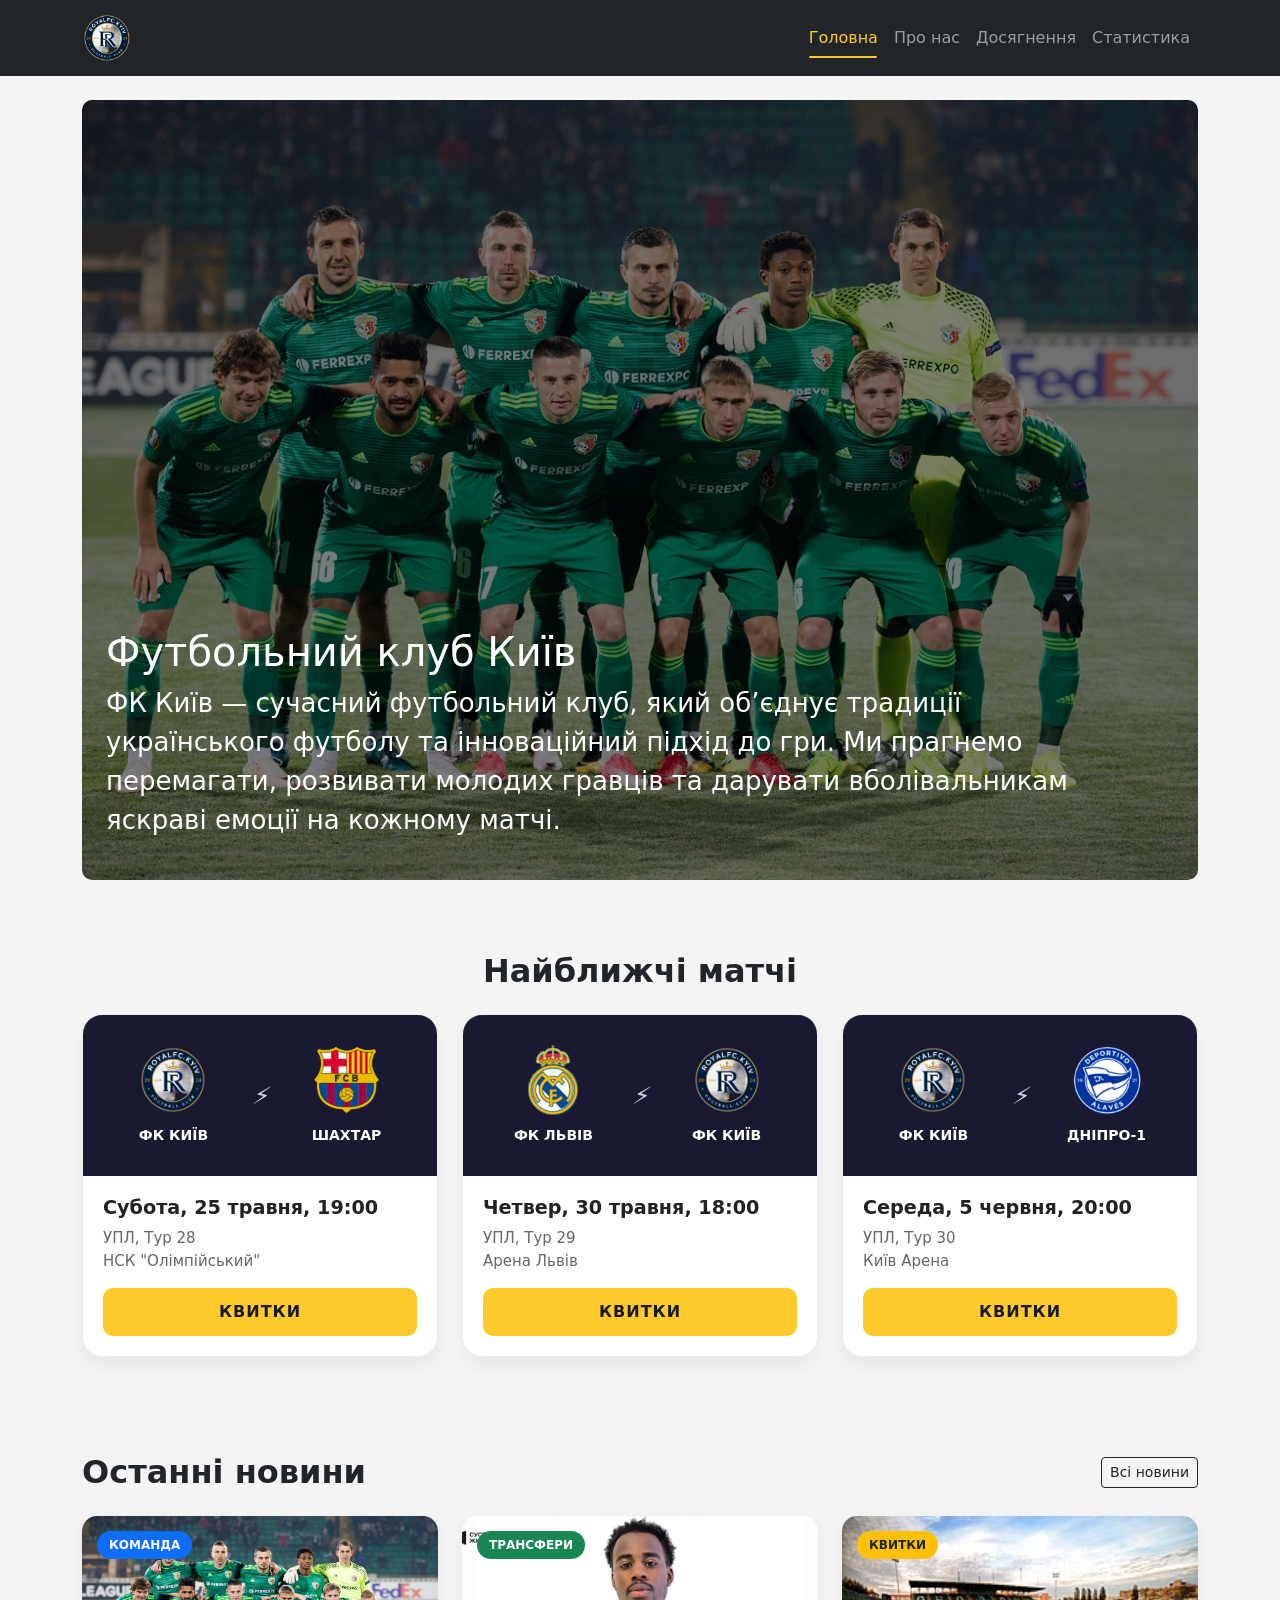
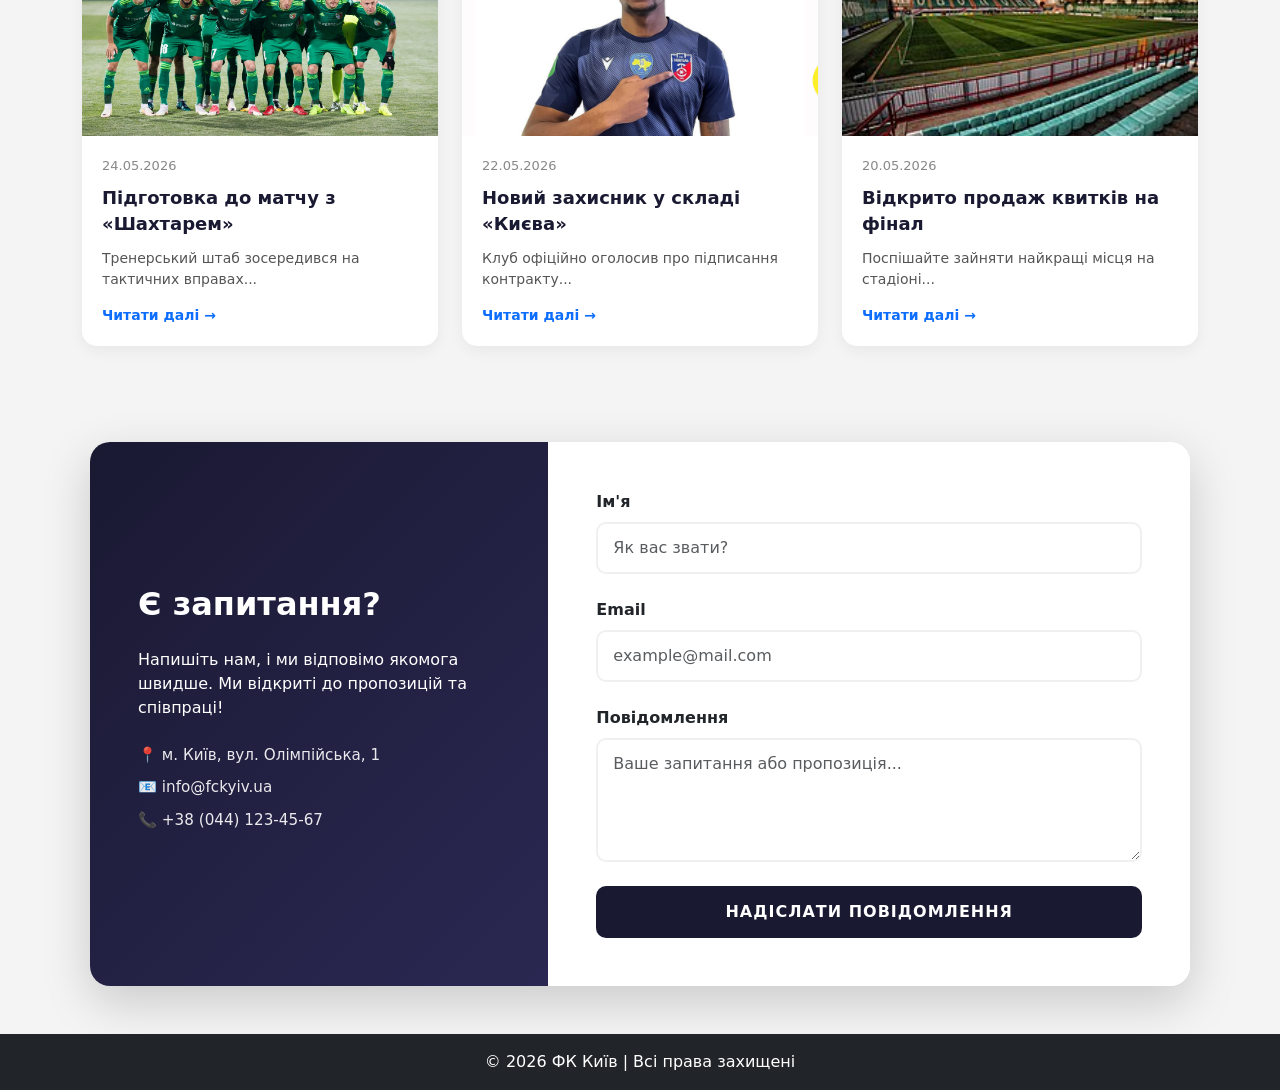
<file: index.html>
<!DOCTYPE html>
<html lang="uk">
<head>
    <meta charset="UTF-8">
    <meta name="viewport" content="width=device-width, initial-scale=1.0">
    <title>ФК Київ | Офіційний сайт</title>
    <meta name="description" content="Офіційний сайт футбольного клубу Київ. Новини, матчі, квитки.">
    <link rel="icon" href="img/favicon.png">
    <link href="https://cdn.jsdelivr.net/npm/bootstrap@5.3.2/dist/css/bootstrap.min.css" rel="stylesheet">
    <link rel="stylesheet" href="style.css">
</head>
<body class="d-flex flex-column min-vh-100">

<nav class="navbar navbar-expand-lg navbar-dark bg-dark">
    <div class="container">
        <a class="navbar-brand" href="#">
            <img src="img/favicon.png" alt="Логотип клубу" class="nav-logo">
        </a>
        <button class="navbar-toggler" data-bs-toggle="collapse" data-bs-target="#menu">
            <span class="navbar-toggler-icon"></span>
        </button>

        <div class="collapse navbar-collapse" id="menu">
            <ul class="navbar-nav ms-auto">
                <li class="nav-item"><a class="nav-link active" href="index.html">Головна</a></li>
                <li class="nav-item"><a class="nav-link" href="about.html">Про нас</a></li>
                <li class="nav-item"><a class="nav-link" href="achievements.html">Досягнення</a></li>
                <li class="nav-item"><a class="nav-link" href="stats.html">Статистика</a></li>
            </ul>
        </div>
    </div>
</nav>

<header class="container my-4">
    <div class="hero-box p-4 text-white">
        <h1>Футбольний клуб Київ</h1>
        <p class="hero-text">
            ФК Київ — сучасний футбольний клуб, який об’єднує традиції українського футболу
            та інноваційний підхід до гри. Ми прагнемо перемагати, розвивати молодих гравців
            та дарувати вболівальникам яскраві емоції на кожному матчі.
        </p>
    </div>
</header>

<section class="container my-5">
    <h2 class="mb-4 text-center fw-bold">Найближчі матчі</h2>

    <div class="row g-4">

        <div class="col-lg-4 col-md-6">
            <div class="match-card">
                <div class="match-header-top">
                    <div class="team">
                        <img src="img/favicon.png" alt="Kyiv">
                        <span>ФК КИЇВ</span>
                    </div>
                    <div class="vs-icon">⚡</div>
                    <div class="team">
                        <img src="img/sht.png" alt="Kyiv">
                        <span>ШАХТАР</span>
                    </div>
                </div>
                <div class="match-info">
                    <h3 class="match-date">Субота, 25 травня, 19:00</h3>
                    <p class="match-league">УПЛ, Тур 28</p>
                    <p class="match-stadium">НСК "Олімпійський"</p>
                    <button class="btn btn-tickets w-100 mt-3">КВИТКИ</button>
                </div>
            </div>
        </div>

        <div class="col-lg-4 col-md-6">
            <div class="match-card">
                <div class="match-header-top">
                    <div class="team">
                        <img src="img/lv.png" alt="Kyiv">
                        <span>ФК ЛЬВІВ</span>
                    </div>
                    <div class="vs-icon">⚡</div>
                    <div class="team">
                        <img src="img/favicon.png" alt="Kyiv">
                        <span>ФК КИЇВ</span>
                    </div>
                </div>
                <div class="match-info">
                    <h3 class="match-date">Четвер, 30 травня, 18:00</h3>
                    <p class="match-league">УПЛ, Тур 29</p>
                    <p class="match-stadium">Арена Львів</p>
                    <button class="btn btn-tickets w-100 mt-3">КВИТКИ</button>
                </div>
            </div>
        </div>

        <div class="col-lg-4 col-md-6">
            <div class="match-card">
                <div class="match-header-top">
                    <div class="team">
                        <img src="img/favicon.png" alt="Kyiv">
                        <span>ФК КИЇВ</span>
                    </div>
                    <div class="vs-icon">⚡</div>
                    <div class="team">
                        <img src="img/dnp.png" alt="Kyiv">
                        <span>ДНІПРО-1</span>
                    </div>
                </div>
                <div class="match-info">
                    <h3 class="match-date">Середа, 5 червня, 20:00</h3>
                    <p class="match-league">УПЛ, Тур 30</p>
                    <p class="match-stadium">Київ Арена</p>
                    <button class="btn btn-tickets w-100 mt-3">КВИТКИ</button>
                </div>
            </div>
        </div>

    </div>
</section>

<section class="container my-5">
    <div class="d-flex justify-content-between align-items-center mb-4">
        <h2 class="fw-bold m-0">Останні новини</h2>
        <a href="#" class="btn btn-outline-dark btn-sm">Всі новини</a>
    </div>

    <div class="row g-4">
        <div class="col-md-4">
            <div class="news-card">
                <div class="news-img-container">
                    <img src="img/stadium.jpg" alt="Тренування">
                    <span class="news-badge">Команда</span>
                </div>
                <div class="news-content">
                    <span class="news-date">24.05.2026</span>
                    <h3 class="news-title">Підготовка до матчу з «Шахтарем»</h3>
                    <p class="news-text">Тренерський штаб зосередився на тактичних вправах...</p>
                    <a href="#" class="news-more"
                       data-title="Підготовка до матчу з «Шахтарем»"
                       data-img="img/stadium.jpg"
                       data-text="Сьогодні на тренувальній базі ФК Київ пройшло відкрите тренування. Головний тренер приділив особливу увагу грі в обороні та швидким переходам у контратаку. Всі гравці основної обойми здорові та готові до гри. Нагадаємо, що матч проти донецького Шахтаря відбудеться вже цієї суботи.">Читати далі →</a>
                </div>
            </div>
        </div>

        <div class="col-md-4">
            <div class="news-card">
                <div class="news-img-container">
                    <img src="img/news2.png" alt="Трансфер">
                    <span class="news-badge bg-success">Трансфери</span>
                </div>
                <div class="news-content">
                    <span class="news-date">22.05.2026</span>
                    <h3 class="news-title">Новий захисник у складі «Києва»</h3>
                    <p class="news-text">Клуб офіційно оголосив про підписання контракту...</p>
                    <a href="#" class="news-more"
                       data-title="Новий захисник у складі «Києва»"
                       data-img="img/news2.png"
                       data-text="ФК Київ підписав трирічний контракт з талановитим 21-річним центральним захисником. Гравець вже пройшов медогляд і обрав собі 4-й ігровий номер. Тренер відзначив чудову швидкість та вміння читати гру нового виконавця.">Читати далі →</a>
                </div>
            </div>
        </div>

        <div class="col-md-4">
            <div class="news-card">
                <div class="news-img-container">
                    <img src="img/news3.jpg" alt="Стадіон">
                    <span class="news-badge bg-warning text-dark">Квитки</span>
                </div>
                <div class="news-content">
                    <span class="news-date">20.05.2026</span>
                    <h3 class="news-title">Відкрито продаж квитків на фінал</h3>
                    <p class="news-text">Поспішайте зайняти найкращі місця на стадіоні...</p>
                    <a href="#" class="news-more"
                       data-title="Відкрито продаж квитків на фінал"
                       data-img="img/news3.jpg"
                       data-text="Стартував офіційний продаж квитків на фінальний матч кубку. Для власників абонементів діє пріоритетне право викупу протягом 48 годин. Ціни стартують від 200 грн. Чекаємо на вашу підтримку на трибунах!">Читати далі →</a>
                </div>
            </div>
        </div>
    </div>
</section>

<section class="container my-5">
    <div class="contact-wrapper shadow-lg">
        <div class="row g-0">
            <div class="col-lg-5 contact-info-side d-flex flex-column justify-content-center p-5 text-white">
                <h2 class="fw-bold mb-4">Є запитання?</h2>
                <p class="mb-4">Напишіть нам, і ми відповімо якомога швидше. Ми відкриті до пропозицій та співпраці!</p>
                <div class="contact-details">
                    <p>📍 м. Київ, вул. Олімпійська, 1</p>
                    <p>📧 info@fckyiv.ua</p>
                    <p>📞 +38 (044) 123-45-67</p>
                </div>
            </div>

            <div class="col-lg-7 p-5 bg-white">
                <form action="https://formspree.io/f/xwvazzdv" method="POST">

                    <div class="mb-4">
                        <label class="form-label fw-bold">Ім'я</label>
                        <input type="text" name="name" class="form-control custom-input" placeholder="Як вас звати?" required>
                    </div>

                    <div class="mb-4">
                        <label class="form-label fw-bold">Email</label>
                        <input type="email" name="email" class="form-control custom-input" placeholder="example@mail.com" required>
                    </div>

                    <div class="mb-4">
                        <label class="form-label fw-bold">Повідомлення</label>
                        <textarea name="message" class="form-control custom-input" rows="4" placeholder="Ваше запитання або пропозиція..." required></textarea>
                    </div>

                    <input type="hidden" name="_subject" value="Нове повідомлення з сайту ФК Київ">

                    <button type="submit" class="btn btn-send-contact w-100">Надіслати повідомлення</button>
                </form>
            </div>
        </div>
    </div>
</section>

<footer class="bg-dark text-white text-center p-3 mt-auto">
    © 2026 ФК Київ | Всі права захищені
</footer>

<script src="https://cdn.jsdelivr.net/npm/bootstrap@5.3.2/dist/js/bootstrap.bundle.min.js"></script>
<script src="script.js"></script>
<div class="modal fade" id="ticketModal" tabindex="-1" aria-hidden="true">
    <div class="modal-dialog">
        <div class="modal-content">
            <div class="modal-header">
                <h3 class="modal-title">Бронювання квитків: <span id="modalMatchName"></span></h3>
                <button type="button" class="btn-close" data-bs-dismiss="modal" aria-label="Close"></button>
            </div>
            <div class="modal-body">
                <form id="bookingForm">
                    <div class="mb-3">
                        <label class="form-label">Оберіть сектор</label>
                        <select class="form-select" id="sectorSelect" required>
                            <option value="" disabled selected>Оберіть сектор</option>
                            <option value="A1">Сектор A1 (200 грн)</option>
                            <option value="B2">Сектор B2 (350 грн)</option>
                            <option value="VIP">VIP Ложа (1200 грн)</option>
                        </select>
                    </div>
                    <div class="mb-3">
                        <label class="form-label">Кількість місць</label>
                        <input type="number" class="form-control" id="ticketCount" min="1" max="5" value="1" required>
                    </div>
                    <button type="submit" class="btn btn-primary w-100">Підтвердити бронювання</button>
                </form>
                <hr>
                <h3>Ваші бронювання (з "БД"):</h3>
                <ul id="myBookingsList" class="list-group small"></ul>
            </div>
        </div>
    </div>
</div>
<div class="modal fade" id="newsModal" tabindex="-1" aria-hidden="true">
    <div class="modal-dialog modal-lg modal-dialog-centered">
        <div class="modal-content">

            <div class="modal-header-overlay">
                <button type="button"
                        class="btn-close custom-close"
                        data-bs-dismiss="modal"
                        aria-label="Close"></button>
            </div>

            <div class="modal-body p-0">

                <img id="newsModalImg"
                     class="w-100 d-none"
                     src="[data-uri]"
                     alt="News Image"
                     style="max-height: 450px; object-fit: cover; display: block;">

                <div class="news-modal-article" style="padding: 40px; background: white;">

                    <h2 id="newsModalTitle"
                        class="fw-bold mb-4"
                        style="color: #1a1932; font-size: 2rem;">
                        Заголовок новини
                    </h2>

                    <div id="newsModalText"
                         style="font-size: 1.15rem; line-height: 1.8; color: #444; white-space: pre-line;">
                    </div>

                </div>

            </div>
        </div>
    </div>
</div>
</body>
</html>
</file>
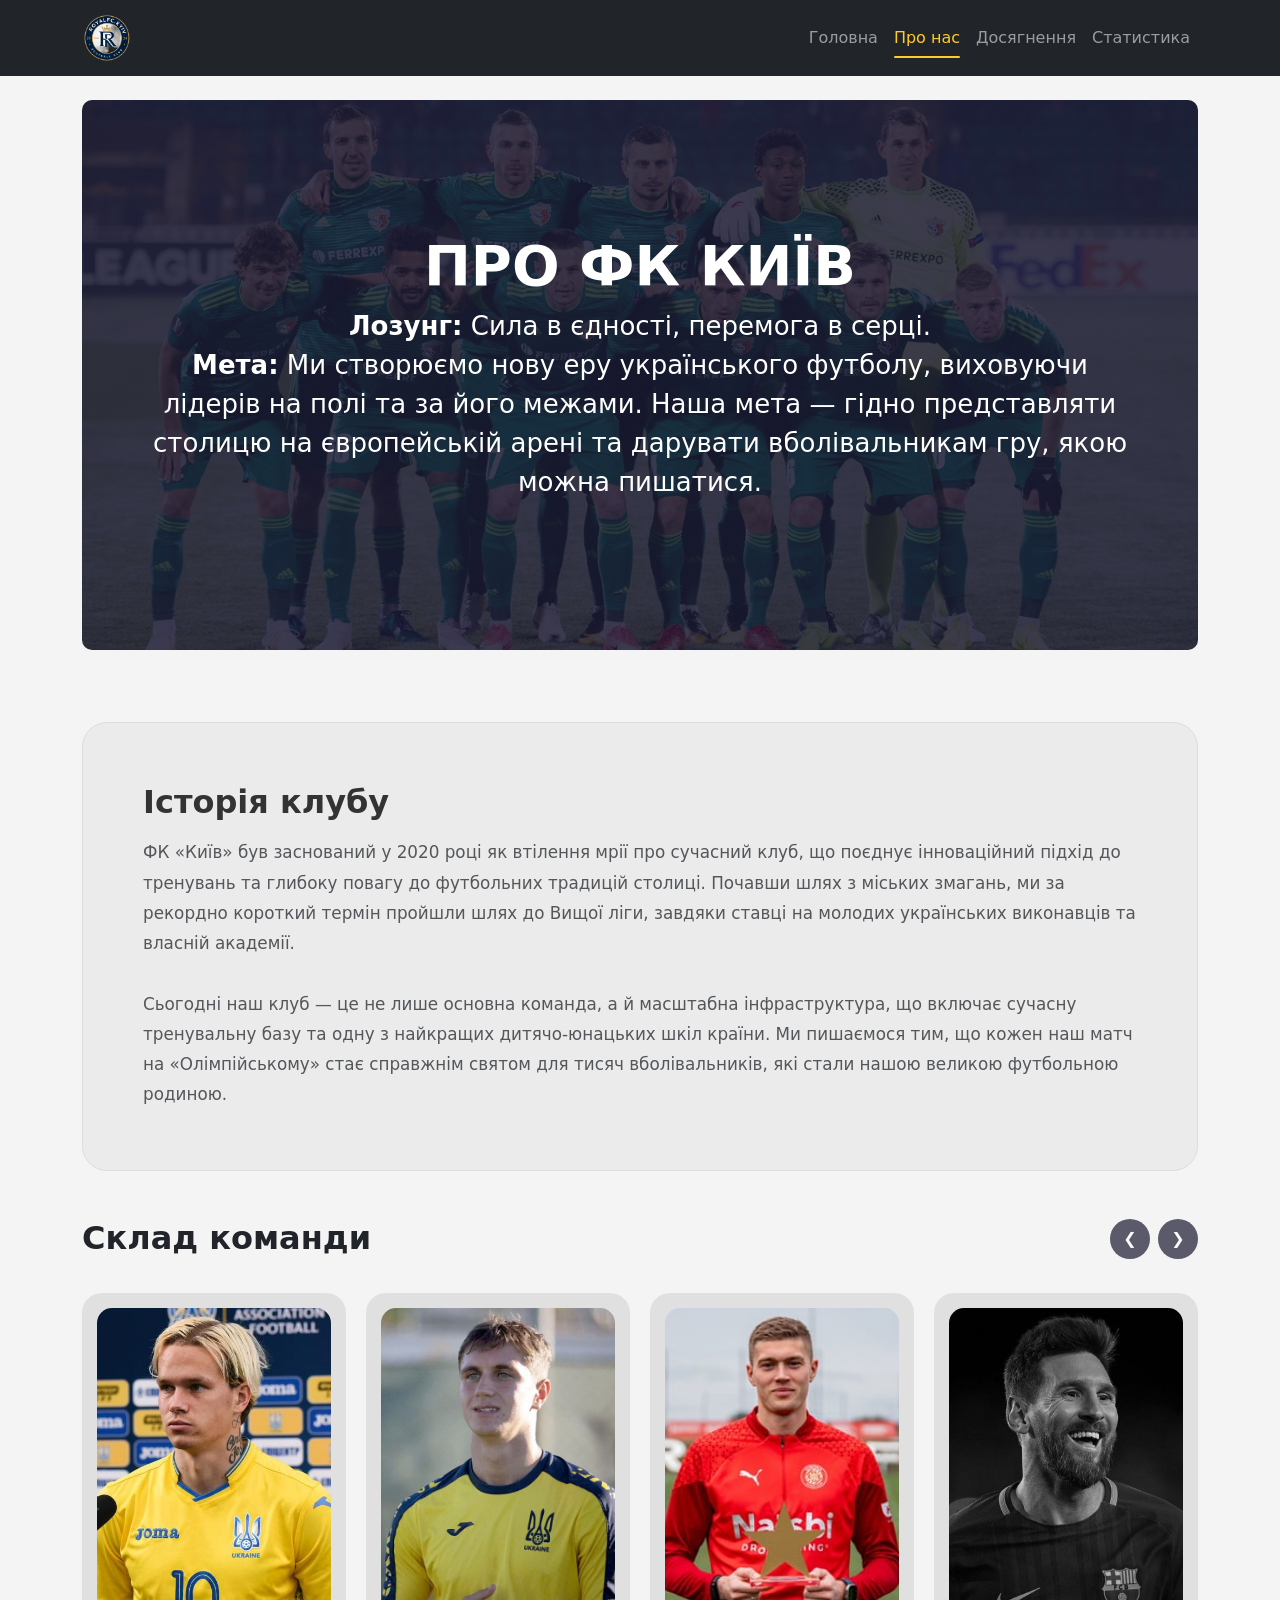
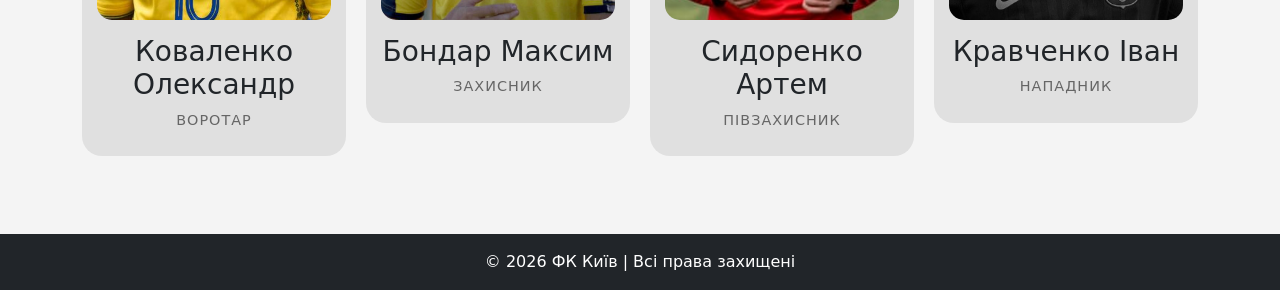
<file: about.html>
<!DOCTYPE html>
<html lang="uk">
<head>
    <meta charset="UTF-8">
    <meta name="viewport" content="width=device-width, initial-scale=1.0">
    <title>Про нас | ФК Київ</title>
    <link rel="icon" href="img/favicon.png">
    <link href="https://cdn.jsdelivr.net/npm/bootstrap@5.3.2/dist/css/bootstrap.min.css" rel="stylesheet">
    <link rel="stylesheet" href="https://cdn.jsdelivr.net/npm/swiper@11/swiper-bundle.min.css">
    <link rel="stylesheet" href="style.css">
</head>
<body class="d-flex flex-column min-vh-100">

<nav class="navbar navbar-expand-lg navbar-dark bg-dark">
    <div class="container">
        <a class="navbar-brand" href="index.html">
            <img src="img/favicon.png" alt="Логотип" class="nav-logo">
        </a>
        <button class="navbar-toggler" data-bs-toggle="collapse" data-bs-target="#menu">
            <span class="navbar-toggler-icon"></span>
        </button>
        <div class="collapse navbar-collapse" id="menu">
            <ul class="navbar-nav ms-auto">
                <li class="nav-item"><a class="nav-link" href="index.html">Головна</a></li>
                <li class="nav-item"><a class="nav-link active" href="about.html">Про нас</a></li>
                <li class="nav-item"><a class="nav-link" href="achievements.html">Досягнення</a></li>
                <li class="nav-item"><a class="nav-link" href="stats.html">Статистика</a></li>
            </ul>
        </div>
    </div>
</nav>

<header class="container my-4">
    <div class="hero-box hero-about p-5 text-white">
        <h1 class="display-4 fw-bold">ПРО ФК КИЇВ</h1>
        <p class="hero-text">
            <strong>Лозунг:</strong> Сила в єдності, перемога в серці. <br>
            <strong>Мета:</strong> Ми створюємо нову еру українського футболу, виховуючи лідерів на полі та за його межами. Наша мета — гідно представляти столицю на європейській арені та дарувати вболівальникам гру, якою можна пишатися.
        </p>
    </div>
</header>

<section class="container my-5">
    <div class="about-history-section">
        <h2 class="fw-bold mb-3">Історія клубу</h2>
        <p class="text-muted mb-0">
            ФК «Київ» був заснований у 2020 році як втілення мрії про сучасний клуб, що поєднує інноваційний підхід до тренувань та глибоку повагу до футбольних традицій столиці. Почавши шлях з міських змагань, ми за рекордно короткий термін пройшли шлях до Вищої ліги, завдяки ставці на молодих українських виконавців та власній академії. <br><br>
            Сьогодні наш клуб — це не лише основна команда, а й масштабна інфраструктура, що включає сучасну тренувальну базу та одну з найкращих дитячо-юнацьких шкіл країни. Ми пишаємося тим, що кожен наш матч на «Олімпійському» стає справжнім святом для тисяч вболівальників, які стали нашою великою футбольною родиною.
        </p>
    </div>
</section>

<section class="container mb-5">
    <div class="d-flex justify-content-between align-items-center mb-4">
        <h2 class="fw-bold m-0">Склад команди</h2>
        <div class="d-flex gap-2">
            <div class="team-nav-btn swiper-button-prev-custom">❮</div>
            <div class="team-nav-btn swiper-button-next-custom">❯</div>
        </div>
    </div>

    <div class="swiper teamSlider">
        <div class="swiper-wrapper">

            <div class="swiper-slide">
                <div class="player-card">
                    <div class="player-photo-container">
                        <img src="img/player1.jpg" alt="Олександр Коваленко" class="player-img">
                    </div>
                    <div class="player-info">
                        <h3>Коваленко Олександр</h3>
                        <p>Воротар</p>
                    </div>
                </div>
            </div>

            <div class="swiper-slide">
                <div class="player-card">
                    <div class="player-photo-container">
                        <img src="img/player2.jpg" alt="Максим Бондар" class="player-img">
                    </div>
                    <div class="player-info">
                        <h3>Бондар Максим</h3>
                        <p>Захисник</p>
                    </div>
                </div>
            </div>

            <div class="swiper-slide">
                <div class="player-card">
                    <div class="player-photo-container">
                        <img src="img/player3.jpg" alt="Артем Сидоренко" class="player-img">
                    </div>
                    <div class="player-info">
                        <h3>Сидоренко Артем</h3>
                        <p>Півзахисник</p>
                    </div>
                </div>
            </div>

            <div class="swiper-slide">
                <div class="player-card">
                    <div class="player-photo-container">
                        <img src="img/player4.jpg" alt="Іван Кравченко" class="player-img">
                    </div>
                    <div class="player-info">
                        <h3>Кравченко Іван</h3>
                        <p>Нападник</p>
                    </div>
                </div>
            </div>

            <div class="swiper-slide">
                <div class="player-card">
                    <div class="player-photo-container">
                        <img src="img/player5.jpg" alt="Сергійченко Дмитро" class="player-img">
                    </div>
                    <div class="player-info">
                        <h3>Сергійченко Дмитро</h3>
                        <p>Півзахисник</p>
                    </div>
                </div>
            </div>

        </div>
    </div>
</section>

<footer class="bg-dark text-white text-center p-3 mt-auto">
    © 2026 ФК Київ | Всі права захищені
</footer>

<script src="https://cdn.jsdelivr.net/npm/bootstrap@5.3.2/dist/js/bootstrap.bundle.min.js"></script>
<script src="script.js"></script>
<script src="https://cdn.jsdelivr.net/npm/swiper@11/swiper-bundle.min.js"></script>

<script>
    const swiper = new Swiper('.teamSlider', {
        loop: true,
        slidesPerView: 1,
        spaceBetween: 20,

        breakpoints: {
            576: { slidesPerView: 2 },
            768: { slidesPerView: 3 },
            1024: { slidesPerView: 4 }
        },

        navigation: {
            nextEl: '.swiper-button-next-custom',
            prevEl: '.swiper-button-prev-custom',
        },

        autoplay: {
            delay: 3000,
            disableOnInteraction: false,
        },
    });
</script>
</body>
</html>
</file>
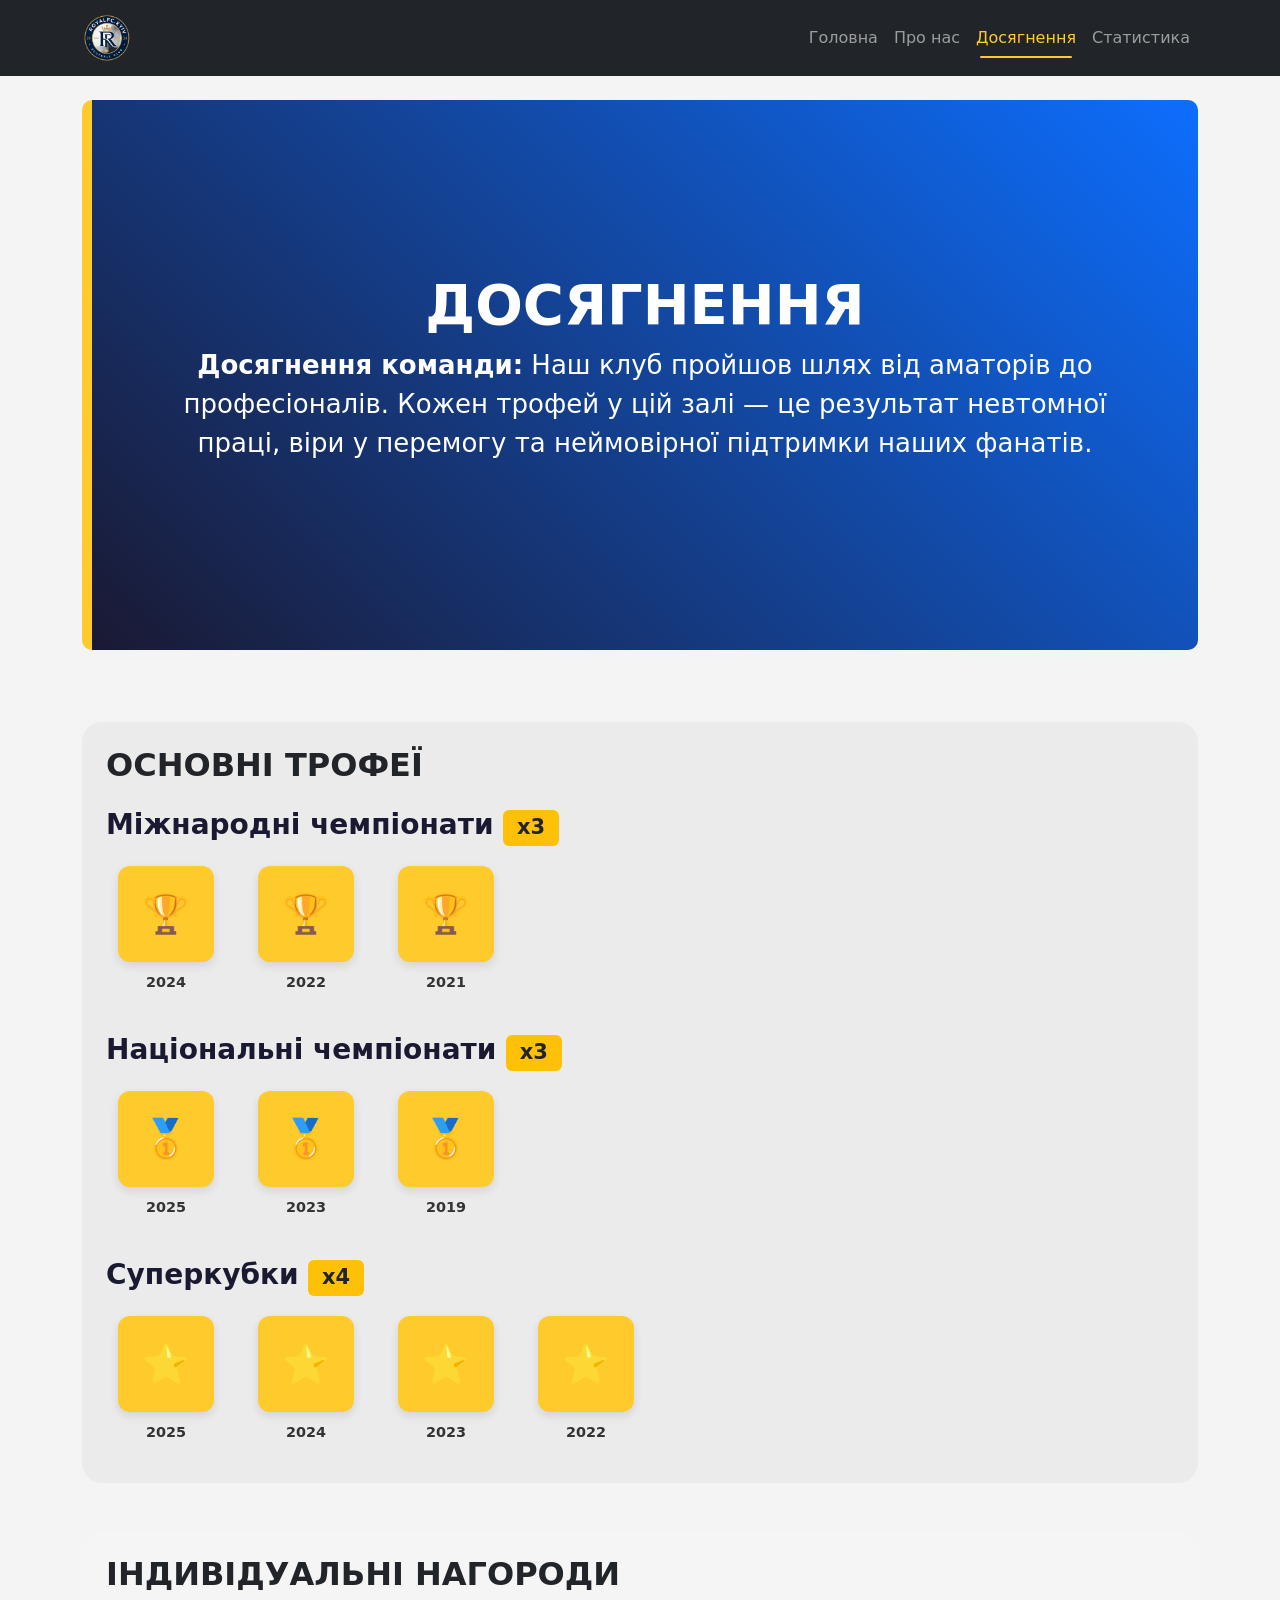
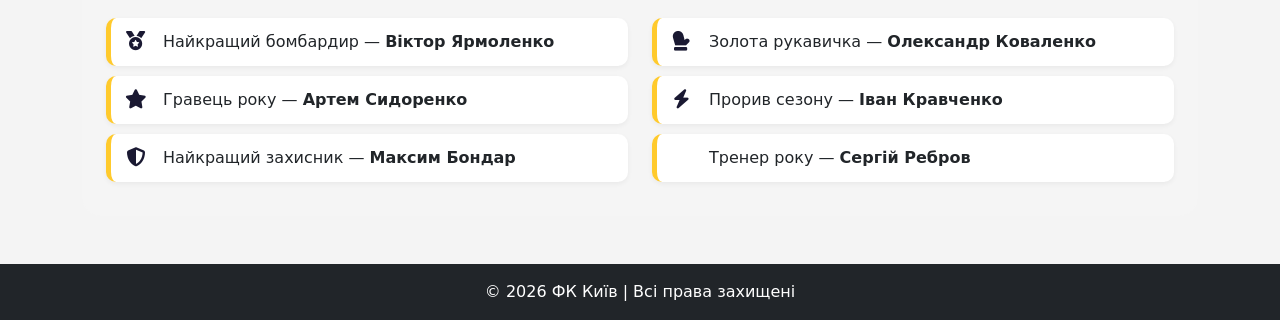
<file: achievements.html>
<!DOCTYPE html>
<html lang="uk">
<head>
    <meta charset="UTF-8">
    <meta name="viewport" content="width=device-width, initial-scale=1.0">
    <title>Досягнення | ФК Київ</title>
    <meta name="description" content="Досягнення футбольного клубу Київ: трофеї, нагороди та здобутки команди.">
    <link rel="icon" href="img/favicon.png">
    <link href="https://cdn.jsdelivr.net/npm/bootstrap@5.3.2/dist/css/bootstrap.min.css" rel="stylesheet">
    <link rel="stylesheet" href="https://cdnjs.cloudflare.com/ajax/libs/font-awesome/6.4.2/css/all.min.css">
    <link rel="stylesheet" href="style.css">
</head>
<body class="d-flex flex-column min-vh-100">

<nav class="navbar navbar-expand-lg navbar-dark bg-dark">
    <div class="container">
        <a class="navbar-brand" href="index.html">
            <img src="img/favicon.png" alt="Логотип" class="nav-logo">
        </a>

        <button class="navbar-toggler" type="button"
                data-bs-toggle="collapse"
                data-bs-target="#menu"
                aria-controls="menu"
                aria-expanded="false"
                aria-label="Відкрити меню">
            <span class="navbar-toggler-icon"></span>
        </button>

        <div class="collapse navbar-collapse" id="menu">
            <ul class="navbar-nav ms-auto">
                <li class="nav-item"><a class="nav-link" href="index.html">Головна</a></li>
                <li class="nav-item"><a class="nav-link" href="about.html">Про нас</a></li>
                <li class="nav-item"><a class="nav-link active" href="achievements.html">Досягнення</a></li>
                <li class="nav-item"><a class="nav-link" href="stats.html">Статистика</a></li>
            </ul>
        </div>
    </div>
</nav>

<header class="container my-4">
    <div class="hero-box hero-about hero-stats-bg p-5 text-white">
        <h1 class="display-4 fw-bold">ДОСЯГНЕННЯ</h1>
        <p class="hero-text">
            <strong>Досягнення команди:</strong> Наш клуб пройшов шлях від аматорів до професіоналів. Кожен трофей у цій залі — це результат невтомної праці, віри у перемогу та неймовірної підтримки наших фанатів.
        </p>
    </div>
</header>

<main class="container my-5">

    <section class="achievements-section p-4 mb-5">
        <h2 class="fw-bold mb-4 text-uppercase">Основні трофеї</h2>

        <div class="row g-4">
            <div class="col-12">
                <h3 class="category-title">Міжнародні чемпіонати <span class="badge bg-warning text-dark">x3</span></h3>
                <div class="trophy-grid">
                    <div class="trophy-item">
                        <div class="trophy-img-placeholder">🏆</div>
                        <p>2024</p>
                    </div>
                    <div class="trophy-item">
                        <div class="trophy-img-placeholder">🏆</div>
                        <p>2022</p>
                    </div>
                    <div class="trophy-item">
                        <div class="trophy-img-placeholder">🏆</div>
                        <p>2021</p>
                    </div>
                </div>
            </div>

            <div class="col-12 mt-4">
                <h3 class="category-title">Національні чемпіонати <span class="badge bg-warning text-dark">x3</span></h3>
                <div class="trophy-grid">
                    <div class="trophy-item">
                        <div class="trophy-img-placeholder">🥇</div>
                        <p>2025</p>
                    </div>
                    <div class="trophy-item">
                        <div class="trophy-img-placeholder">🥇</div>
                        <p>2023</p>
                    </div>
                    <div class="trophy-item">
                        <div class="trophy-img-placeholder">🥇</div>
                        <p>2019</p>
                    </div>
                </div>
            </div>

            <div class="col-12 mt-4">
                <h3 class="category-title">Суперкубки <span class="badge bg-warning text-dark">x4</span></h3>
                <div class="trophy-grid">
                    <div class="trophy-item">
                        <div class="trophy-img-placeholder">⭐</div>
                        <p>2025</p>
                    </div>
                    <div class="trophy-item">
                        <div class="trophy-img-placeholder">⭐</div>
                        <p>2024</p>
                    </div>
                    <div class="trophy-item">
                        <div class="trophy-img-placeholder">⭐</div>
                        <p>2023</p>
                    </div>
                    <div class="trophy-item">
                        <div class="trophy-img-placeholder">⭐</div>
                        <p>2022</p>
                    </div>
                </div>
            </div>
        </div>
    </section>

    <section class="achievements-section p-4 alternate-bg">
        <h2 class="fw-bold mb-4 text-uppercase">Індивідуальні нагороди</h2>
        <div class="row">
            <div class="col-md-6">
                <div class="award-item">
                    <i class="fas fa-medal award-icon"></i>
                    <span>Найкращий бомбардир — <strong>Віктор Ярмоленко</strong></span>
                </div>
                <div class="award-item">
                    <i class="fas fa-star award-icon"></i>
                    <span>Гравець року — <strong>Артем Сидоренко</strong></span>
                </div>
                <div class="award-item">
                    <i class="fas fa-shield-halved award-icon"></i>
                    <span>Найкращий захисник — <strong>Максим Бондар</strong></span>
                </div>
            </div>
            <div class="col-md-6">
                <div class="award-item">
                    <i class="fas fa-mitten award-icon"></i>
                    <span>Золота рукавичка — <strong>Олександр Коваленко</strong></span>
                </div>
                <div class="award-item">
                    <i class="fas fa-bolt award-icon"></i>
                    <span>Прорив сезону — <strong>Іван Кравченко</strong></span>
                </div>
                <div class="award-item">
                    <i class="fas fa-whistle award-icon"></i>
                    <span>Тренер року — <strong>Сергій Ребров</strong></span>
                </div>
            </div>
        </div>
    </section>

</main>

<footer class="bg-dark text-white text-center p-3 mt-auto">
    © 2026 ФК Київ | Всі права захищені
</footer>

<script src="https://cdn.jsdelivr.net/npm/bootstrap@5.3.2/dist/js/bootstrap.bundle.min.js"></script>
<script src="script.js"></script>
</body>
</html>
</file>
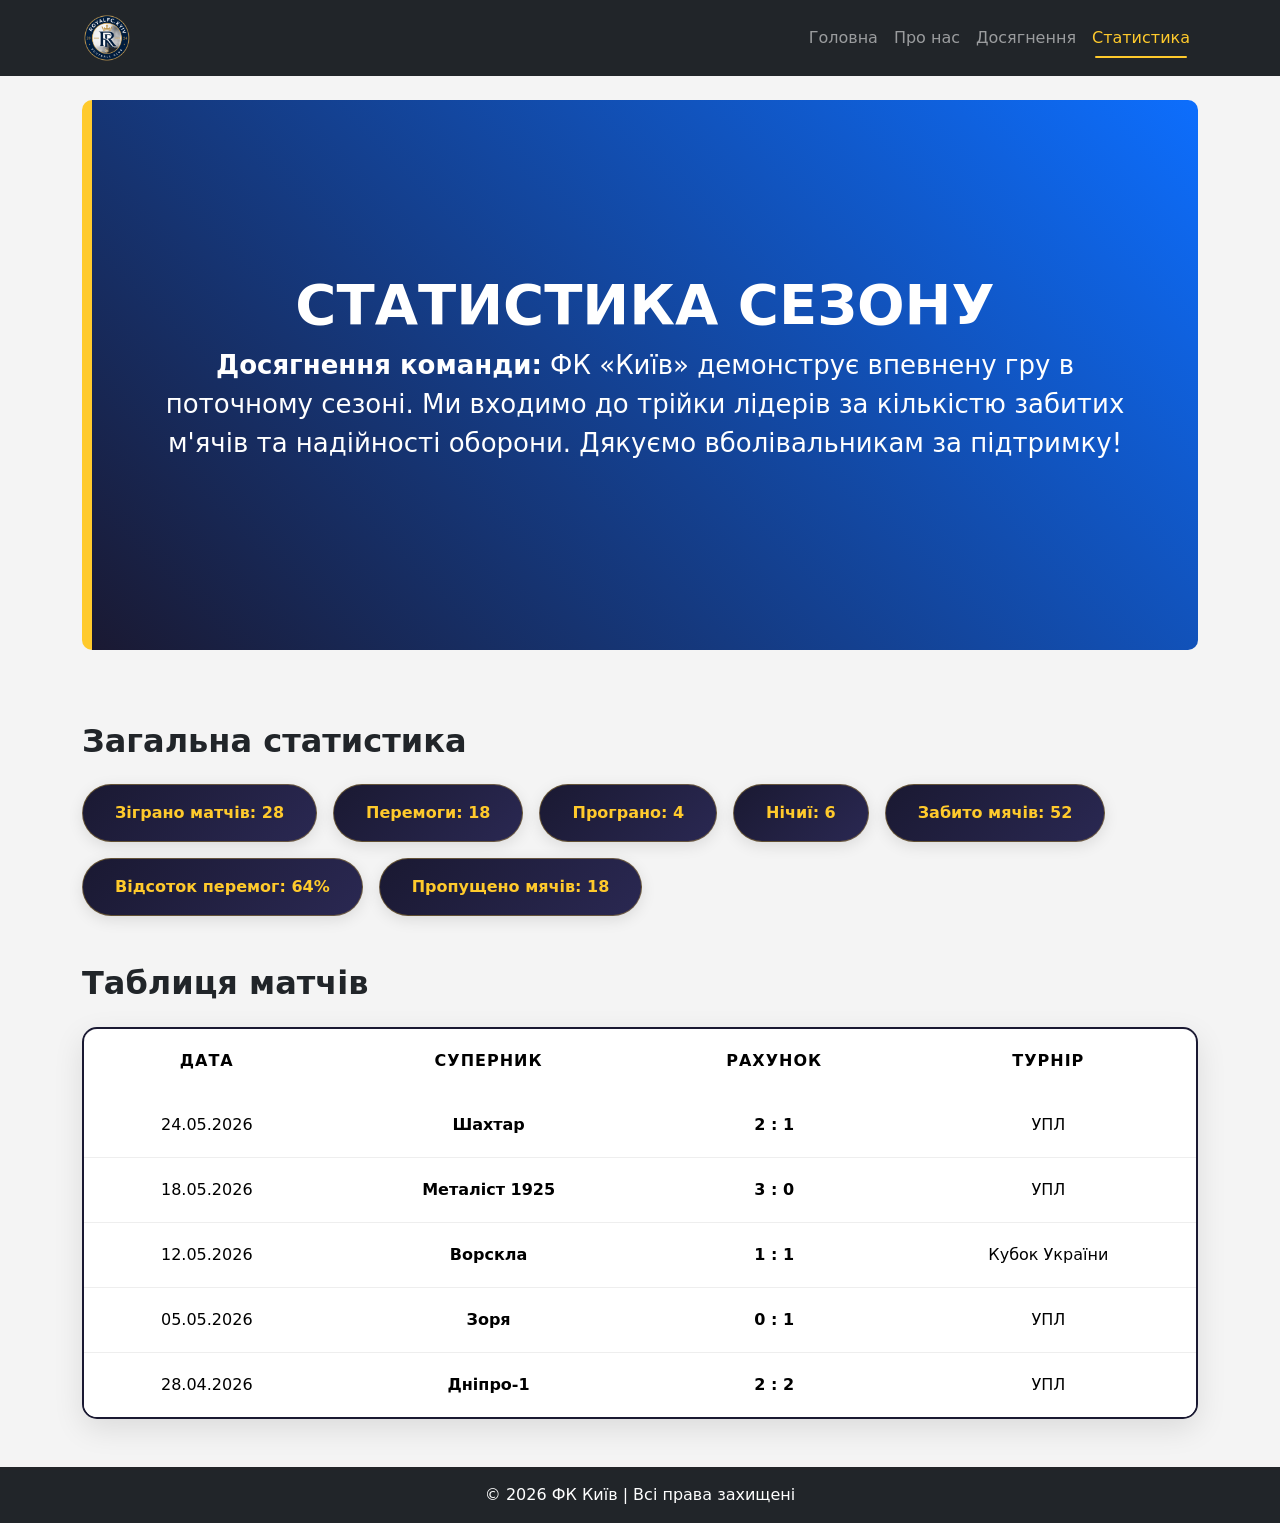
<file: stats.html>
<!DOCTYPE html>
<html lang="uk">
<head>
  <meta charset="UTF-8">
  <meta name="viewport" content="width=device-width, initial-scale=1.0">
  <title>Статистика | ФК Київ</title>
  <link rel="icon" href="img/favicon.png">
  <link href="https://cdn.jsdelivr.net/npm/bootstrap@5.3.2/dist/css/bootstrap.min.css" rel="stylesheet">
  <link rel="stylesheet" href="style.css">
</head>
<body class="d-flex flex-column min-vh-100">

<nav class="navbar navbar-expand-lg navbar-dark bg-dark">
  <div class="container">
    <a class="navbar-brand" href="index.html">
      <img src="img/favicon.png" alt="Логотип" class="nav-logo">
    </a>
    <button class="navbar-toggler" data-bs-toggle="collapse" data-bs-target="#menu">
      <span class="navbar-toggler-icon"></span>
    </button>
    <div class="collapse navbar-collapse" id="menu">
      <ul class="navbar-nav ms-auto">
        <li class="nav-item"><a class="nav-link" href="index.html">Головна</a></li>
        <li class="nav-item"><a class="nav-link" href="about.html">Про нас</a></li>
        <li class="nav-item"><a class="nav-link" href="achievements.html">Досягнення</a></li>
        <li class="nav-item"><a class="nav-link active" href="stats.html">Статистика</a></li>
      </ul>
    </div>
  </div>
</nav>

<header class="container my-4">
  <div class="hero-box hero-about hero-stats-bg p-5 text-white">
    <h1 class="display-4 fw-bold text-uppercase">Статистика сезону</h1>
    <p class="hero-text">
      <strong>Досягнення команди:</strong> ФК «Київ» демонструє впевнену гру в поточному сезоні. Ми входимо до трійки лідерів за кількістю забитих м'ячів та надійності оборони. Дякуємо вболівальникам за підтримку!
    </p>
  </div>
</header>

<main class="container my-5">

  <h2 class="fw-bold mb-4">Загальна статистика</h2>
  <div class="d-flex flex-wrap gap-3 mb-5">
    <div class="stat-badge">Зіграно матчів: 28</div>
    <div class="stat-badge">Перемоги: 18</div>
    <div class="stat-badge">Програно: 4</div>
    <div class="stat-badge">Нічиї: 6</div>
    <div class="stat-badge">Забито мячів: 52</div>
    <div class="stat-badge">Відсоток перемог: 64%</div>
    <div class="stat-badge">Пропущено мячів: 18</div>
  </div>

  <h2 class="fw-bold mb-4">Таблиця матчів</h2>
  <div class="table-container">
    <div class="table-responsive">
      <table class="table custom-stats-table mb-0">
        <thead>
        <tr>
          <th>Дата</th>
          <th>Суперник</th>
          <th>Рахунок</th>
          <th>Турнір</th>
        </tr>
        </thead>
        <tbody>
        <tr>
          <td>24.05.2026</td>
          <td class="fw-bold">Шахтар</td>
          <td class="match-win">2 : 1</td>
          <td>УПЛ</td>
        </tr>
        <tr>
          <td>18.05.2026</td>
          <td class="fw-bold">Металіст 1925</td>
          <td class="match-win">3 : 0</td>
          <td>УПЛ</td>
        </tr>
        <tr>
          <td>12.05.2026</td>
          <td class="fw-bold">Ворскла</td>
          <td class="match-draw">1 : 1</td>
          <td>Кубок України</td>
        </tr>
        <tr>
          <td>05.05.2026</td>
          <td class="fw-bold">Зоря</td>
          <td class="match-loss">0 : 1</td>
          <td>УПЛ</td>
        </tr>
        <tr>
          <td>28.04.2026</td>
          <td class="fw-bold">Дніпро-1</td>
          <td class="match-draw">2 : 2</td>
          <td>УПЛ</td>
        </tr>
        </tbody>
      </table>
    </div>
  </div>
</main>

<footer class="bg-dark text-white text-center p-3 mt-auto">
  © 2026 ФК Київ | Всі права захищені
</footer>

<script src="https://cdn.jsdelivr.net/npm/bootstrap@5.3.2/dist/js/bootstrap.bundle.min.js"></script>
<script src="script.js"></script>
</body>
</html>
</file>
<file: style.css>
/* ============================================================
   ФК КИЇВ — style.css
   ============================================================ */

/* ============================================================
   BASE
   ============================================================ */
body {
    background-color: #f4f4f4;
}

/* ============================================================
   HERO
   ============================================================ */
.hero-box {
    background: url("img/stadium.jpg") no-repeat center;
    background-size: cover;
    min-height: 700px;
    height: auto;
    border-radius: 10px;
    position: relative;
    display: flex;
    flex-direction: column;
    justify-content: flex-end;
    padding: 40px;
    overflow: hidden;
}

.hero-box::before {
    content: "";
    position: absolute;
    inset: 0;
    background: rgba(0, 0, 0, 0.5);
    border-radius: 10px;
}

.hero-box h1,
.hero-text {
    position: relative;
    z-index: 2;
}

.hero-text {
    font-size: 24px;
    max-width: 1000px;
}

/* ============================================================
   NAVIGATION
   ============================================================ */
.nav-logo {
    width: 50px;
    height: 50px;
    object-fit: contain;
}

.navbar-nav .nav-link {
    position: relative;
    font-weight: 500;
    transition: color 0.3s ease;
}

.navbar-nav .nav-link.active {
    color: #ffca2c !important;
}

.navbar-nav .nav-link.active::after {
    content: '';
    position: absolute;
    width: 80%;
    height: 2px;
    background-color: #ffca2c;
    bottom: 0;
    left: 10%;
    border-radius: 2px;
}

.navbar-nav .nav-link:hover {
    color: #ffca2c !important;
}

/* ============================================================
   MATCH CARDS
   ============================================================ */
.match-card {
    background: #fff;
    border-radius: 20px;
    overflow: hidden;
    box-shadow: 0 10px 20px rgba(0, 0, 0, 0.05);
    border: 1px solid #eee;
    transition: transform 0.3s ease;
    height: 100%;
}

.match-card:hover {
    transform: translateY(-8px);
}

.match-header-top {
    background-color: #1a1932;
    padding: 25px 15px;
    display: flex;
    justify-content: space-around;
    align-items: center;
    color: white;
}

.team {
    text-align: center;
    display: flex;
    flex-direction: column;
    align-items: center;
    width: 40%;
}

.team img {
    width: 60px;
    height: 60px;
    object-fit: contain;
    margin-bottom: 10px;
}

.team span {
    font-size: 14px;
    font-weight: 800;
    text-transform: uppercase;
}

.vs-icon {
    font-size: 24px;
    font-style: italic;
    opacity: 0.8;
}

.match-info {
    padding: 20px;
    text-align: left;
}

.match-date {
    font-weight: 800;
    font-size: 1.1rem;
    color: #222;
    margin-bottom: 8px;
}

.match-league,
.match-stadium {
    margin: 0;
    color: #666;
    font-size: 15px;
}

.match-link {
    display: inline-block;
    margin-top: 10px;
    color: #0033ab;
    text-decoration: underline;
    font-weight: 600;
}

/* Старі класи (сумісність) */
.match-header {
    background: #8d6e6e;
    padding: 15px;
    display: flex;
    justify-content: space-between;
    align-items: center;
}

.match-body {
    padding: 15px;
}

.match-body h3 {
    font-size: 18px;
}

/* ============================================================
   BUTTONS
   ============================================================ */
.btn-tickets {
    background-color: #ffca2c;
    border: none;
    border-radius: 10px;
    color: #1a1932;
    font-weight: 800;
    padding: 12px;
    letter-spacing: 1px;
    transition: 0.2s;
}

.btn-tickets:hover {
    background-color: #eab600;
    color: #000;
}

.btn-send-contact {
    background-color: #1a1932;
    color: white;
    font-weight: 700;
    padding: 14px;
    border-radius: 10px;
    border: none;
    text-transform: uppercase;
    letter-spacing: 1px;
    transition: all 0.3s ease;
}

.btn-send-contact:hover {
    background-color: #ffca2c;
    color: #1a1932;
    transform: translateY(-2px);
    box-shadow: 0 5px 15px rgba(0, 0, 0, 0.1);
}

/* ============================================================
   NEWS
   ============================================================ */
.news-card {
    background: #fff;
    border-radius: 15px;
    overflow: hidden;
    box-shadow: 0 5px 15px rgba(0, 0, 0, 0.05);
    transition: transform 0.3s ease, box-shadow 0.3s ease;
    height: 100%;
    display: flex;
    flex-direction: column;
}

.news-card:hover {
    transform: translateY(-5px);
    box-shadow: 0 10px 25px rgba(0, 0, 0, 0.1);
}

.news-img-container {
    position: relative;
    height: 200px;
    overflow: hidden;
}

.news-img-container img {
    width: 100%;
    height: 100%;
    object-fit: cover;
    transition: transform 0.5s ease;
}

.news-card:hover .news-img-container img {
    transform: scale(1.1);
}

.news-badge {
    position: absolute;
    top: 15px;
    left: 15px;
    background: #0d6efd;
    color: white;
    padding: 5px 12px;
    border-radius: 20px;
    font-size: 12px;
    font-weight: bold;
    text-transform: uppercase;
}

.news-content {
    padding: 20px;
    display: flex;
    flex-direction: column;
    flex-grow: 1;
}

.news-date {
    font-size: 13px;
    color: #888;
    margin-bottom: 10px;
}

.news-title {
    font-size: 18px;
    font-weight: 700;
    margin-bottom: 12px;
    line-height: 1.4;
    color: #1a1932;
}

.news-text {
    font-size: 14px;
    color: #555;
    margin-bottom: 15px;
    flex-grow: 1;
}

.news-more {
    font-weight: 700;
    color: #0d6efd;
    text-decoration: none;
    font-size: 14px;
}

.news-more:hover {
    text-decoration: underline;
}

/* ============================================================
   CONTACT
   ============================================================ */
.contact-wrapper {
    border-radius: 20px;
    overflow: hidden;
    background: #fff;
    max-width: 1000px;
    margin: 0 auto;
}

.contact-info-side {
    background: linear-gradient(135deg, #1a1932 0%, #2a2852 100%);
    position: relative;
}

.contact-details p {
    font-size: 0.95rem;
    margin-bottom: 10px;
    opacity: 0.9;
}

.custom-input {
    border: 2px solid #f0f0f0;
    padding: 12px 15px;
    border-radius: 10px;
    transition: all 0.3s ease;
}

.custom-input:focus {
    border-color: #1a1932;
    box-shadow: none;
    background-color: #f8f9fa;
}

/* ============================================================
   MODAL
   ============================================================ */
#myBookingsList {
    max-height: 200px;
    overflow-y: auto;
    margin-top: 10px;
}

.modal-content {
    border-radius: 20px;
    border: none;
}

.modal-header {
    background-color: #1a1932;
    color: white;
    border-radius: 20px 20px 0 0;
}

.btn-close {
    filter: invert(1);
}

.custom-close {
    position: absolute;
    right: 20px;
    top: 20px;
    z-index: 10;
    background-color: white !important;
    opacity: 1 !important;
    border-radius: 50%;
    padding: 12px !important;
    box-shadow: 0 5px 15px rgba(0, 0, 0, 0.3);
}

/* ============================================================
   ABOUT PAGE
   ============================================================ */
.hero-about {
    min-height: 550px !important;
    justify-content: center !important;
    align-items: center !important;
    text-align: center;
    background: linear-gradient(rgba(26, 25, 50, 0.85), rgba(26, 25, 50, 0.85)), url("img/stadium.jpg") no-repeat center !important;
    background-size: cover !important;
}

.hero-about::before {
    display: none !important;
}

.about-history-section {
    background-color: #ebebeb;
    padding: 50px;
    border-radius: 25px;
    border: 1px solid #ddd;
    color: #333;
}

.about-history-section h3 {
    color: #1a1932;
    font-weight: 850;
    text-transform: uppercase;
    letter-spacing: 1px;
}

.about-history-section p {
    line-height: 1.8;
    font-size: 1.05rem;
}

.team-title {
    margin: 60px 0 40px;
    font-weight: 900;
    color: #1a1932;
    text-transform: uppercase;
    position: relative;
    display: inline-block;
}

.team-title::after {
    content: '';
    position: absolute;
    width: 50%;
    height: 4px;
    background: #ffca2c;
    bottom: -10px;
    left: 0;
}

/* ============================================================
   PLAYERS
   ============================================================ */
.player-card {
    background: #e0e0e0;
    border-radius: 20px;
    padding: 15px;
    text-align: center;
    border: none;
    transition: all 0.3s ease;
}

.player-card:hover {
    transform: translateY(-10px);
    background: #d4d4d4;
    box-shadow: 0 15px 30px rgba(0, 0, 0, 0.1);
}

.player-photo-placeholder {
    background: #c0c0c0;
    width: 100%;
    aspect-ratio: 3/4;
    border-radius: 15px;
    display: flex;
    align-items: center;
    justify-content: center;
    font-size: 1.2rem;
    font-weight: 900;
    color: #777;
    margin-bottom: 20px;
    text-transform: uppercase;
    border: 2px dashed #b0b0b0;
}

.player-photo-container {
    width: 100%;
    aspect-ratio: 3/4;
    border-radius: 15px;
    overflow: hidden;
    background: #c0c0c0;
    margin-bottom: 15px;
}

.player-img {
    width: 100%;
    height: 100%;
    object-fit: cover;
    transition: transform 0.3s ease;
}

.player-card:hover .player-img {
    transform: scale(1.05);
}

.player-info h6 {
    font-size: 1.1rem;
    font-weight: 800;
    color: #1a1932;
    margin-bottom: 5px;
}

.player-info p {
    font-size: 0.9rem;
    color: #666;
    text-transform: uppercase;
    letter-spacing: 1px;
    margin-bottom: 10px;
}

.team-nav-btn {
    background: #1a1932;
    color: white;
    width: 40px;
    height: 40px;
    border-radius: 50%;
    display: flex;
    align-items: center;
    justify-content: center;
    cursor: pointer;
    user-select: none;
    opacity: 0.7;
    transition: 0.3s;
}

.team-nav-btn:hover {
    opacity: 1;
    background: #ffca2c;
    color: #1a1932;
}

.swiper {
    width: 100%;
    padding: 10px 0 30px 0 !important;
}

/* ============================================================
   STATISTICS PAGE
   ============================================================ */
.stat-badge {
    background: linear-gradient(135deg, #1a1932 0%, #2a2852 100%);
    padding: 14px 28px;
    border-radius: 50px;
    font-weight: 600;
    color: #ffca2c;
    font-size: 0.9rem;
    border: 1px solid rgba(255, 202, 44, 0.3);
    box-shadow: 0 4px 15px rgba(0, 0, 0, 0.1);
    transition: all 0.3s ease;
    cursor: default;
}

.stat-badge:hover {
    transform: translateY(-3px);
    box-shadow: 0 6px 20px rgba(255, 202, 44, 0.2);
    border-color: #ffca2c;
}

.hero-stats-bg {
    background: linear-gradient(45deg, #1a1932, #0d6efd) !important;
    border-left: 10px solid #ffca2c;
}

.table-container {
    border: 2px solid #1a1932;
    border-radius: 15px;
    overflow: hidden;
    box-shadow: 0 10px 30px rgba(0, 0, 0, 0.1);
    background-color: #fff;
}

.custom-stats-table {
    margin-bottom: 0;
    border-collapse: separate;
    border-spacing: 0;
    width: 100%;
}

.custom-stats-table thead {
    background-color: #1a1932;
    color: #ffca2c;
    text-transform: uppercase;
    letter-spacing: 1px;
}

.custom-stats-table th {
    border: none !important;
    padding: 18px !important;
    text-align: center;
}

.custom-stats-table td {
    padding: 15px !important;
    text-align: center;
    vertical-align: middle;
    border-bottom: 1px solid #eee !important;
    border-top: none !important;
    border-left: none !important;
    border-right: none !important;
    background: #fff;
}

.custom-stats-table tbody tr:last-child td {
    border-bottom: none !important;
}

.match-win  { color: #28a745; font-weight: 800; }
.match-draw { color: #f1b400; font-weight: 800; }
.match-loss { color: #dc3545; font-weight: 800; }

/* ============================================================
   ACHIEVEMENTS PAGE
   ============================================================ */
.achievements-section {
    background-color: #ebebeb;
    border-radius: 20px;
}

.alternate-bg {
    background-color: #f5f5f5;
}

.category-title {
    font-weight: 700;
    margin-bottom: 20px;
    color: #1a1932;
}

.trophy-grid {
    display: flex;
    flex-wrap: wrap;
    gap: 20px;
}

.trophy-item {
    text-align: center;
    width: 100px;
}

.trophy-img-placeholder {
    width: 80px;
    height: 80px;
    background-color: #ffca2c;
    border-radius: 12px;
    display: flex;
    align-items: center;
    justify-content: center;
    font-size: 2rem;
    margin: 0 auto 10px;
    box-shadow: 0 4px 10px rgba(0, 0, 0, 0.1);
    transition: transform 0.3s ease;
}

.trophy-item:hover .trophy-img-placeholder {
    transform: rotate(10deg) scale(1.1);
}

.trophy-item p {
    font-weight: bold;
    font-size: 0.9rem;
    color: #333;
}

.award-item {
    display: flex;
    align-items: center;
    padding: 12px;
    background: white;
    border-radius: 10px;
    margin-bottom: 10px;
    border-left: 5px solid #ffca2c;
    box-shadow: 0 2px 5px rgba(0, 0, 0, 0.05);
}

.award-icon {
    font-size: 1.2rem;
    color: #1a1932;
    margin-right: 15px;
    width: 25px;
    text-align: center;
}

/* ============================================================
   RESPONSIVE — ВЕЛИКІ ПРИСТРОЇ ≥ 1200px
   ============================================================ */
@media (min-width: 1200px) {

    /* Hero — більший відступ і шрифт */
    .hero-box {
        min-height: 780px;
        padding: 60px;
    }

    .hero-text {
        font-size: 26px;
    }

    /* Картки матчів — вирівнюємо висоту рядка */
    .match-header-top {
        padding: 30px 20px;
    }

    .team img {
        width: 70px;
        height: 70px;
    }

    .match-date {
        font-size: 1.2rem;
    }

    /* Новини — фото трохи вищі */
    .news-img-container {
        height: 220px;
    }

    /* Контакти — ширший контейнер */
    .contact-wrapper {
        max-width: 1100px;
    }

    /* Статистика — ширші комірки таблиці */
    .custom-stats-table th,
    .custom-stats-table td {
        padding: 20px 24px !important;
    }

    .stat-badge {
        font-size: 1rem;
        padding: 16px 32px;
    }

    /* Гравці: 4 слайди видно без перекриття */
    .player-info h6 {
        font-size: 1.15rem;
    }

    /* Achievements */
    .about-history-section {
        padding: 60px;
    }

    .trophy-item {
        width: 120px;
    }

    .trophy-img-placeholder {
        width: 96px;
        height: 96px;
        font-size: 2.4rem;
    }
}

/* ============================================================
   RESPONSIVE — СЕРЕДНІ ПРИСТРОЇ ≥ 992px (до 1199px)
   ============================================================ */
@media (min-width: 992px) and (max-width: 1199px) {

    /* Hero — компактніший */
    .hero-box {
        min-height: 680px;
        padding: 36px;
    }

    .hero-text {
        font-size: 20px;
    }

    /* Матчі: 3 колонки — зменшуємо padding всередині картки */
    .match-header-top {
        padding: 18px 10px;
    }

    .team img {
        width: 50px;
        height: 50px;
    }

    .team span {
        font-size: 12px;
    }

    .match-date {
        font-size: 1rem;
    }

    .match-league,
    .match-stadium {
        font-size: 13px;
    }

    /* Новини */
    .news-img-container {
        height: 180px;
    }

    .news-title {
        font-size: 16px;
    }

    /* Контакти */
    .contact-wrapper {
        max-width: 960px;
    }

    /* Статистика */
    .custom-stats-table th,
    .custom-stats-table td {
        padding: 14px 16px !important;
    }

    .stat-badge {
        font-size: 0.85rem;
        padding: 12px 22px;
    }

    /* About history */
    .about-history-section {
        padding: 36px;
    }

    /* Hero about — трохи нижче */
    .hero-about {
        min-height: 460px !important;
    }

    /* hero-stats */
    .hero-stats-bg {
        border-left-width: 8px;
    }
}

/* ============================================================
   RESPONSIVE — МЕНШЕ 992px (мобільні / планшети)
   Залишаємо Bootstrap робити своє, фіксуємо тільки власні класи
   ============================================================ */
@media (max-width: 991px) {

    /* Hero */
    .hero-box {
        min-height: 420px;
        padding: 28px;
        border-radius: 8px;
    }

    .hero-text {
        font-size: 16px;
    }

    /* Hero about */
    .hero-about {
        min-height: 320px !important;
        padding: 32px !important;
    }

    /* Картки матчів — одна в рядок (Bootstrap col-md-6 дасть 2) */
    .match-header-top {
        padding: 16px 10px;
    }

    .team img {
        width: 44px;
        height: 44px;
    }

    /* Контакти — ліва панель зверху */
    .contact-info-side {
        padding: 36px 24px !important;
    }

    /* About */
    .about-history-section {
        padding: 28px 20px;
    }

    /* Stat badges — переносяться на новий рядок автоматично (flex-wrap) */
    .stat-badge {
        font-size: 0.8rem;
        padding: 10px 18px;
    }

    /* Table — горизонтальний скрол вже є через .table-responsive */
    .custom-stats-table th,
    .custom-stats-table td {
        padding: 12px 10px !important;
        font-size: 14px;
    }

    /* Footer прив'язаний до низу через Bootstrap min-vh-100 + mt-auto */
}

/* ============================================================
   RESPONSIVE — МЕНШЕ 576px
   ============================================================ */
@media (max-width: 575px) {

    .hero-box {
        min-height: 300px;
        padding: 20px;
    }

    .hero-text {
        font-size: 14px;
    }

    .match-date {
        font-size: 0.9rem;
    }

    .news-title {
        font-size: 15px;
    }

    .about-history-section {
        padding: 20px 16px;
    }

    .stat-badge {
        width: 100%;
        text-align: center;
    }

    .trophy-item {
        width: 80px;
    }

    .trophy-img-placeholder {
        width: 64px;
        height: 64px;
        font-size: 1.6rem;
    }
}
</file>
